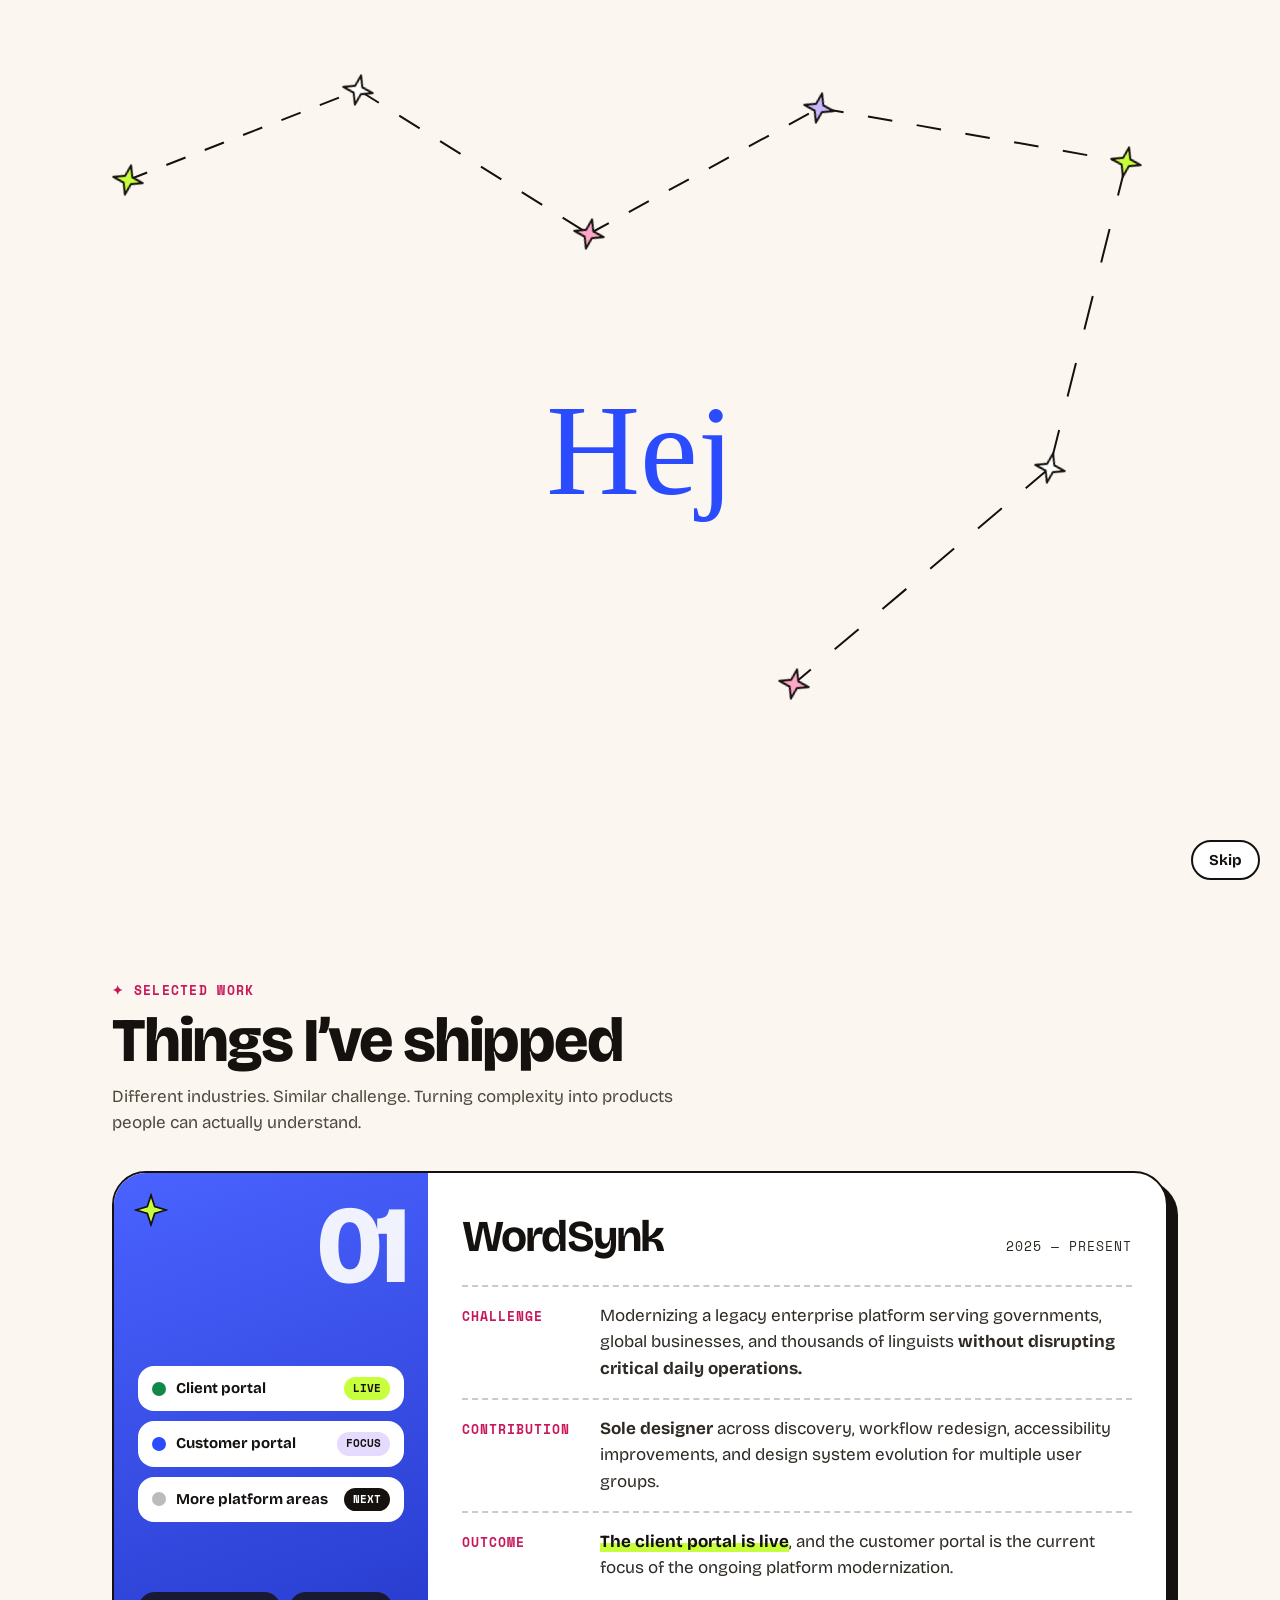
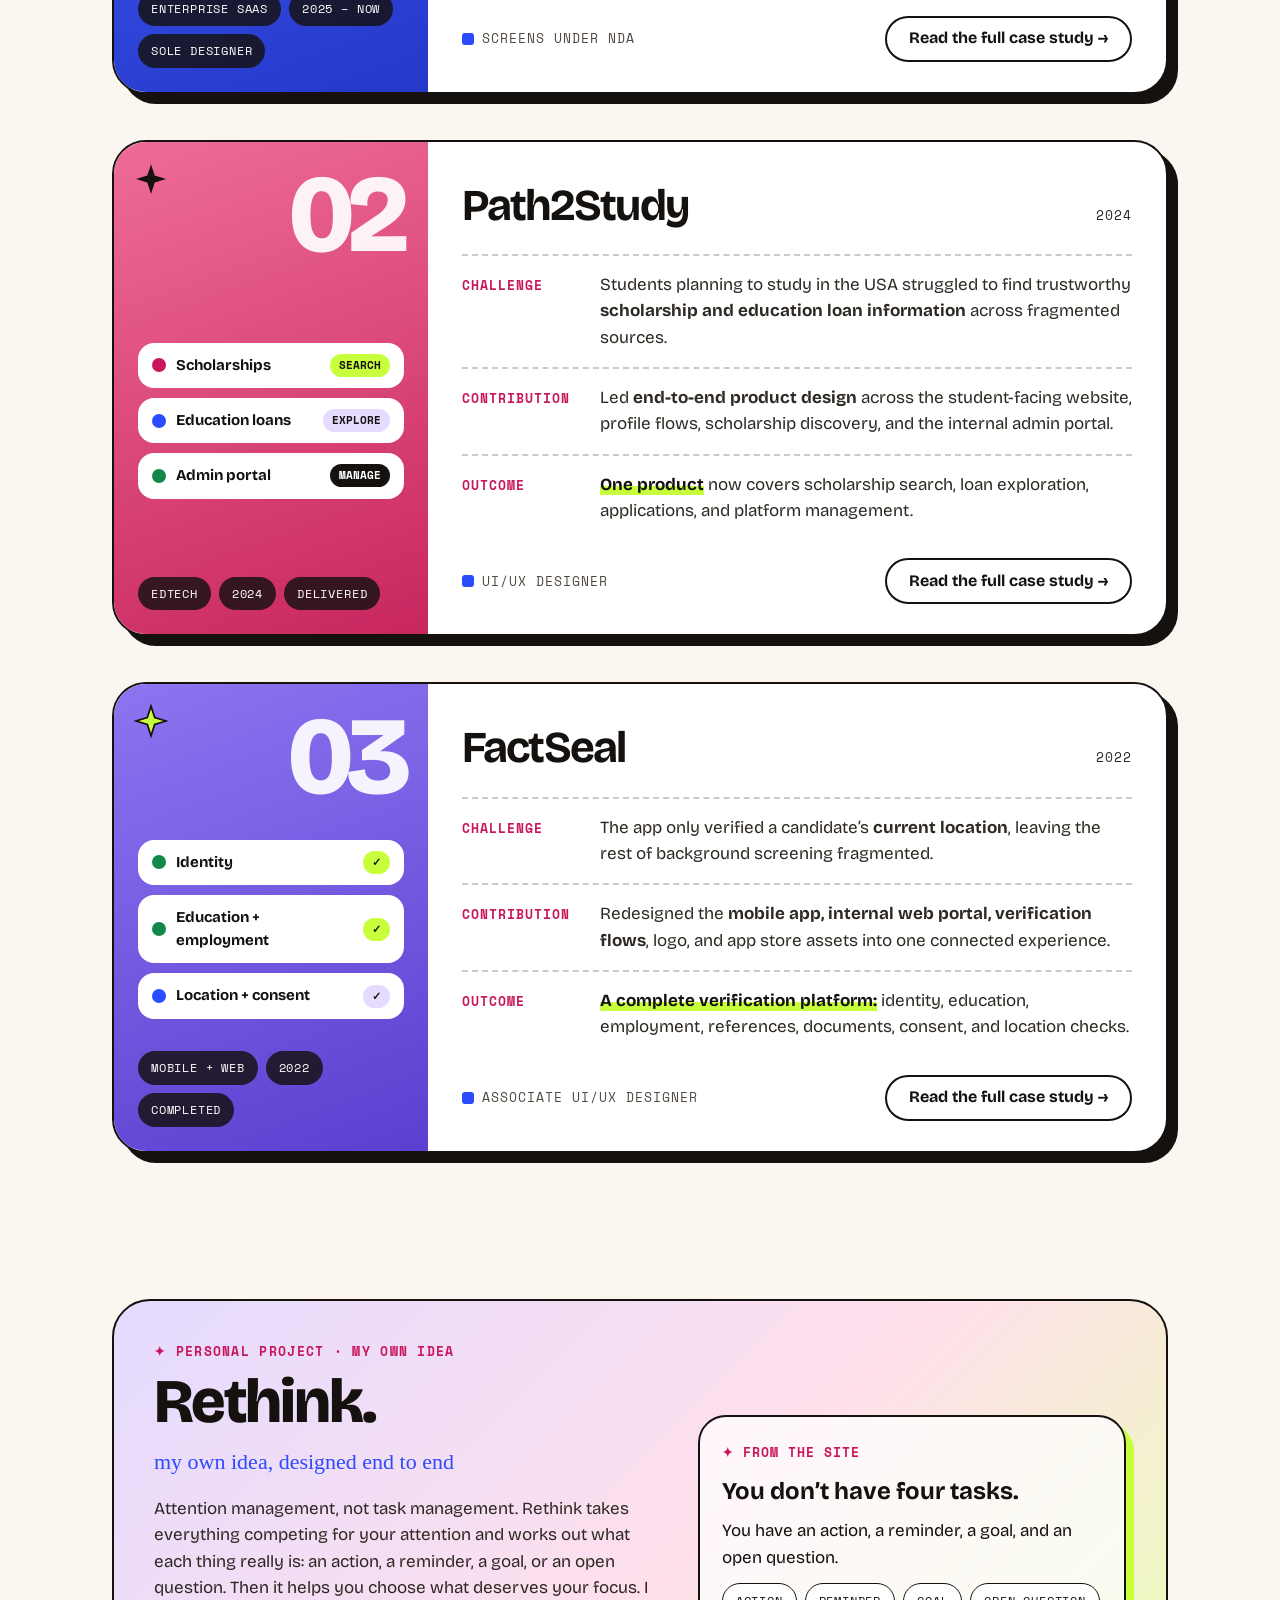
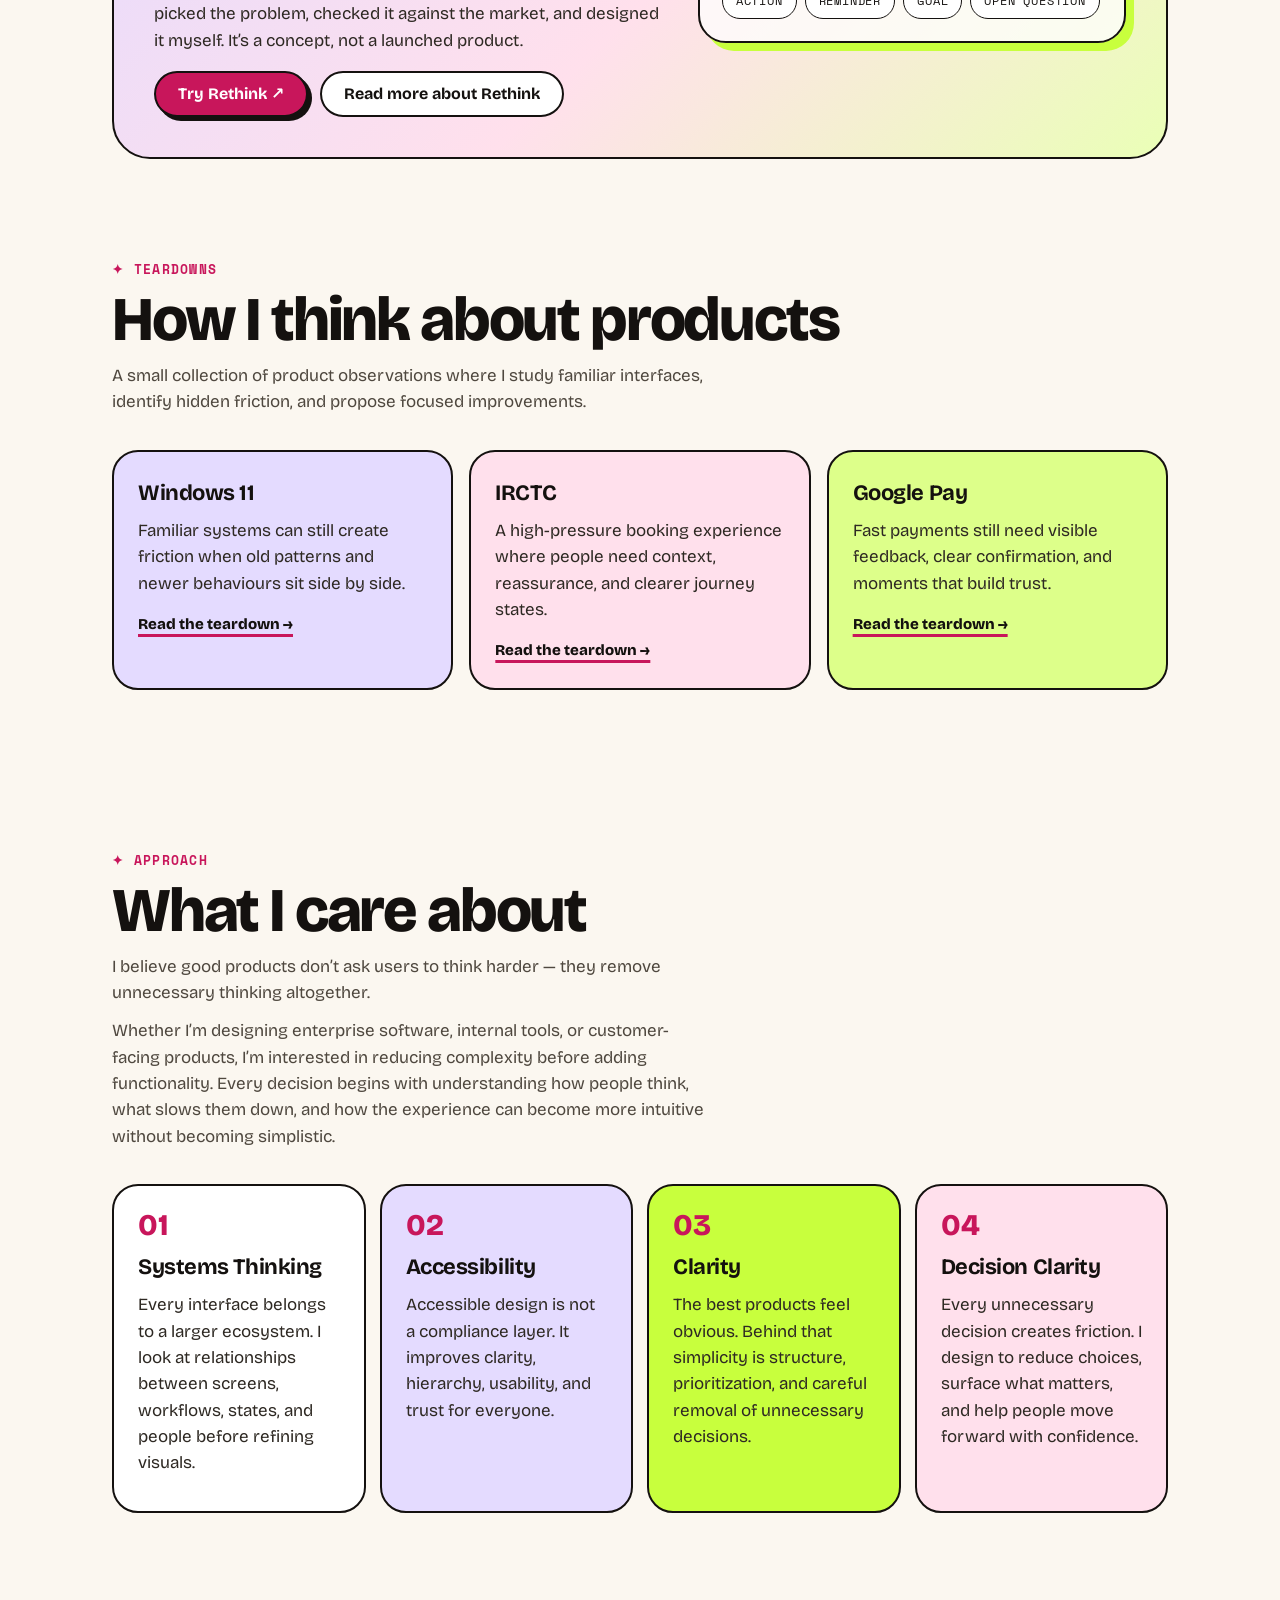
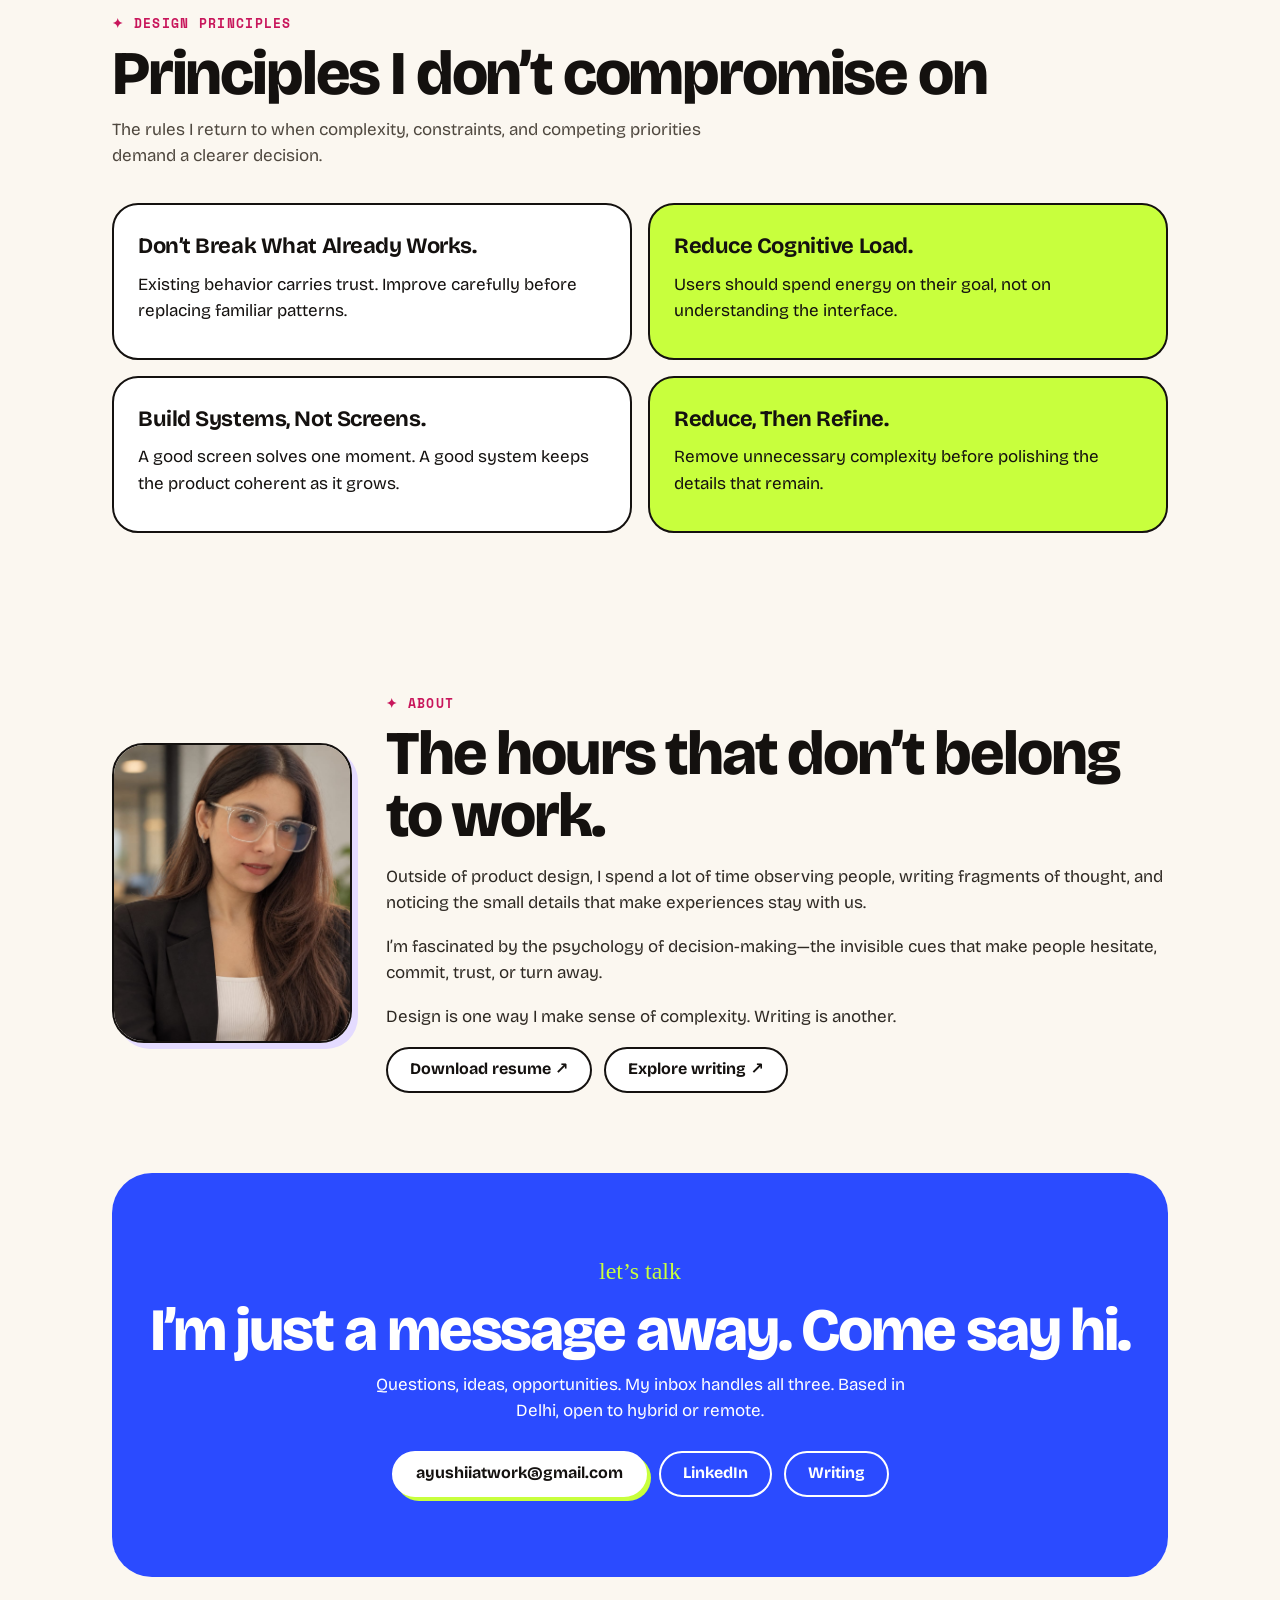
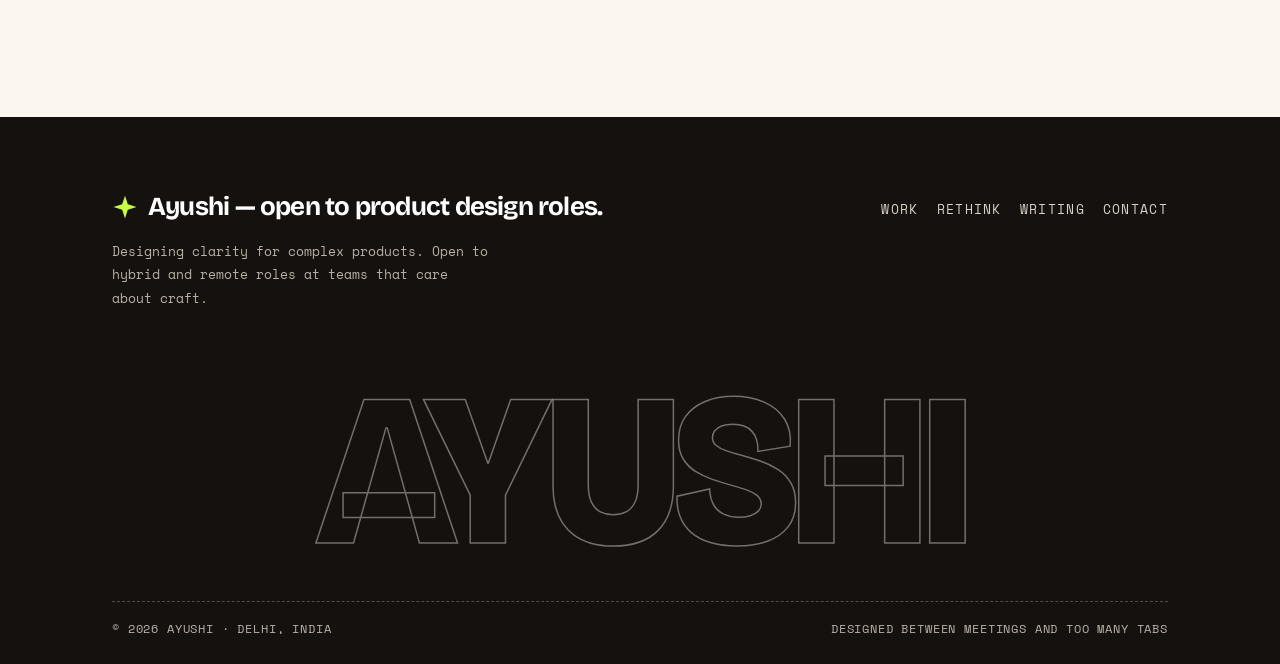
<file: index.html>
<!DOCTYPE html>
<html lang="en">
<head>
<meta charset="utf-8">
<meta name="viewport" content="width=device-width, initial-scale=1, viewport-fit=cover">
<title>Ayushi – Product Designer</title>
<meta name="description" content="Ayushi is a product designer focused on complex systems, enterprise products and clear product thinking.">
<meta property="og:type" content="website"><meta property="og:url" content="https://ayushi-portfolio-bay.vercel.app/">
<meta property="og:title" content="Ayushi – Product Designer"><meta property="og:description" content="I make complex products easy to use. Sole designer on WordSynk at The Bigword.">
<meta property="og:image" content="https://ayushi-portfolio-bay.vercel.app/assets/hero-portrait.png"><meta name="twitter:card" content="summary_large_image">
<link rel="preconnect" href="https://fonts.googleapis.com">
<link rel="preconnect" href="https://fonts.gstatic.com" crossorigin>
<link href="https://fonts.googleapis.com/css2?family=Bricolage+Grotesque:opsz,wght@12..96,400;12..96,600;12..96,800&family=Space+Mono:wght@400;700&family=Permanent+Marker&display=swap" rel="stylesheet">
<link rel="stylesheet" href="style.css?v=6">
<style>
.mbtn{display:none;width:44px;height:44px;border-radius:50%;border:2px solid var(--ink);background:#fff;cursor:pointer;padding:0;flex-direction:column;align-items:center;justify-content:center;gap:5px;margin-left:auto}
.mbtn span{display:block;width:18px;height:2px;background:var(--ink);border-radius:2px;transition:transform .2s}
.mbtn[aria-expanded="true"] span:first-child{transform:translateY(3.5px) rotate(45deg)}
.mbtn[aria-expanded="true"] span:last-child{transform:translateY(-3.5px) rotate(-45deg)}
.mmenu{position:absolute;top:calc(100% + 8px);left:0;right:0;padding:10px;display:grid;gap:4px;background:#fff;border:2px solid var(--ink);border-radius:28px;box-shadow:6px 6px 0 var(--lime)}
.mmenu[hidden]{display:none}
.mmenu a{display:flex;align-items:center;min-height:50px;padding:0 18px;border-radius:18px;font-weight:800;font-size:19px;letter-spacing:-.02em;text-decoration:none;color:var(--ink)}
.mmenu a:hover,.mmenu a:focus-visible{background:var(--lime)}
@media(max-width:820px){nav.top .links{display:none}.mbtn{display:flex}}
@media(min-width:821px){.mmenu{display:none!important}}
</style>
</head>
<body>
<script>try{if(sessionStorage.getItem("ld")||(location.hash&&location.hash!=="#top"))document.documentElement.classList.add("nold")}catch(e){}</script>
<a class="skip" href="#main">Skip to content</a>
<div id="ld" role="status" aria-label="Loading"><svg class="ls" id="ls" viewBox="0 0 100 100" preserveAspectRatio="none" aria-hidden="true"></svg><div id="hw" class="mk"></div><button id="sk" class="btn sm" type="button">Skip</button></div>
<nav class="top" aria-label="Main">
<a class="logo" href="#top" aria-label="Ayushi, back to top"><svg viewBox="0 0 24 24" aria-hidden="true"><path d="M12 1.5l2.6 8 8 2.5-8 2.5-2.6 8-2.6-8-8-2.5 8-2.5z" fill="#fff" stroke="#14110F" stroke-width="1.6" stroke-linejoin="round"/></svg>Ayushi<svg viewBox="0 0 24 24" aria-hidden="true" style="width:14px;height:14px"><path d="M12 1.5l2.6 8 8 2.5-8 2.5-2.6 8-2.6-8-8-2.5 8-2.5z" fill="#C8165B"/></svg></a>
<div class="links"><a href="#work">Work</a><a href="#rethink">Rethink</a><a href="#writing">Writing</a><a href="#contact">Contact</a></div>
<button class="mbtn" id="mbtn" type="button" aria-expanded="false" aria-controls="mmenu" aria-label="Open menu"><span></span><span></span></button>
<div class="mmenu" id="mmenu" hidden><a href="#work">Work</a><a href="#rethink">Rethink</a><a href="#teardowns">Teardowns</a><a href="#writing">Writing</a><a href="#about">About</a><a href="#contact">Contact</a></div>
<a target="_blank" rel="noopener noreferrer" class="btn sm" style="background:var(--ink);color:#fff" href="assets/Ayushi-Resume.pdf">Resume</a>
</nav>
<div id="home">
<header class="hero" id="top"><div class="blob" id="glow" aria-hidden="true"></div>
<div class="stk s1" aria-hidden="true"><b>Day job</b>Enterprise SaaS</div><div class="stk s2" aria-hidden="true"><b>My habit</b>Design systems</div><div class="stk s3" aria-hidden="true"><b>Not optional</b>Accessibility</div><div class="stk s4" aria-hidden="true"><b>On the side</b>0-to-1 products</div>
<div class="hin"><span class="chip"><span class="dot"></span>Open to product design roles. Hybrid or remote.</span>
<h1>Hi, I’m Ayushi. I make complex products <span class="scrib">easy to use.</span></h1>
<p class="sub">Product designer with 3.5 years in enterprise software. Today I’m the sole designer on WordSynk at The Bigword, a platform used by clients, linguists and ops teams.</p>
<div class="btns"><a class="btn p" href="#work">See my work</a><a target="_blank" rel="noopener noreferrer" class="btn" href="assets/Ayushi-Resume.pdf">Get my resume</a></div></div></header>
<main id="main" class="wrap">
<section id="work"><div class="eyebrow">✦ Selected work</div><h2>Things I’ve shipped</h2>
<p class="lead">Different industries. Similar challenge. Turning complexity into products people can actually understand.</p>
<article class="proj"><div class="pl c1"><svg class="star" viewBox="0 0 24 24" aria-hidden="true"><path d="M12 1.5l2.6 8 8 2.5-8 2.5-2.6 8-2.6-8-8-2.5 8-2.5z" fill="#C8FF3D" stroke="#14110F" stroke-width="1.2"/></svg><div class="num" aria-hidden="true">01</div>
<div class="mini" aria-hidden="true"><div class="mr"><i style="background:#12874A"></i>Client portal<em>Live</em></div><div class="mr"><i style="background:var(--blue)"></i>Customer portal<em class="l">Focus</em></div><div class="mr"><i style="background:#bbb"></i>More platform areas<em class="d">Next</em></div></div>
<div class="tg"><span>Enterprise SaaS</span><span>2025 – now</span><span>Sole designer</span></div></div>
<div class="pr"><div class="ph"><h3>WordSynk</h3><span class="mono">2025 — Present</span></div>
<div class="row"><span class="mono">Challenge</span><p>Modernizing a legacy enterprise platform serving governments, global businesses, and thousands of linguists <b>without disrupting critical daily operations.</b></p></div>
<div class="row"><span class="mono">Contribution</span><p><b>Sole designer</b> across discovery, workflow redesign, accessibility improvements, and design system evolution for multiple user groups.</p></div>
<div class="row"><span class="mono">Outcome</span><p><span class="hl">The client portal is live</span>, and the customer portal is the current focus of the ongoing platform modernization.</p></div>
<div class="pf"><span class="mono">Screens under NDA</span><a class="btn" href="#wordsynk">Read the full case study →</a></div></div></article>
<article class="proj"><div class="pl c2"><svg class="star" viewBox="0 0 24 24" aria-hidden="true"><path d="M12 1.5l2.6 8 8 2.5-8 2.5-2.6 8-2.6-8-8-2.5 8-2.5z" fill="#14110F"/></svg><div class="num" aria-hidden="true">02</div>
<div class="mini" aria-hidden="true"><div class="mr"><i style="background:var(--pink)"></i>Scholarships<em>Search</em></div><div class="mr"><i style="background:var(--blue)"></i>Education loans<em class="l">Explore</em></div><div class="mr"><i style="background:#12874A"></i>Admin portal<em class="d">Manage</em></div></div>
<div class="tg"><span>Edtech</span><span>2024</span><span>Delivered</span></div></div>
<div class="pr"><div class="ph"><h3>Path2Study</h3><span class="mono">2024</span></div>
<div class="row"><span class="mono">Challenge</span><p>Students planning to study in the USA struggled to find trustworthy <b>scholarship and education loan information</b> across fragmented sources.</p></div>
<div class="row"><span class="mono">Contribution</span><p>Led <b>end-to-end product design</b> across the student-facing website, profile flows, scholarship discovery, and the internal admin portal.</p></div>
<div class="row"><span class="mono">Outcome</span><p><span class="hl">One product</span> now covers scholarship search, loan exploration, applications, and platform management.</p></div>
<div class="pf"><span class="mono">UI/UX Designer</span><a class="btn" href="#path2study">Read the full case study →</a></div></div></article>
<article class="proj"><div class="pl c3"><svg class="star" viewBox="0 0 24 24" aria-hidden="true"><path d="M12 1.5l2.6 8 8 2.5-8 2.5-2.6 8-2.6-8-8-2.5 8-2.5z" fill="#C8FF3D" stroke="#14110F" stroke-width="1.2"/></svg><div class="num" aria-hidden="true">03</div>
<div class="mini" aria-hidden="true"><div class="mr"><i style="background:#12874A"></i>Identity<em>✓</em></div><div class="mr"><i style="background:#12874A"></i>Education + employment<em>✓</em></div><div class="mr"><i style="background:var(--blue)"></i>Location + consent<em class="l">✓</em></div></div>
<div class="tg"><span>Mobile + web</span><span>2022</span><span>Completed</span></div></div>
<div class="pr"><div class="ph"><h3>FactSeal</h3><span class="mono">2022</span></div>
<div class="row"><span class="mono">Challenge</span><p>The app only verified a candidate’s <b>current location</b>, leaving the rest of background screening fragmented.</p></div>
<div class="row"><span class="mono">Contribution</span><p>Redesigned the <b>mobile app, internal web portal, verification flows</b>, logo, and app store assets into one connected experience.</p></div>
<div class="row"><span class="mono">Outcome</span><p><span class="hl">A complete verification platform:</span> identity, education, employment, references, documents, consent, and location checks.</p></div>
<div class="pf"><span class="mono">Associate UI/UX Designer</span><a class="btn" href="#factseal">Read the full case study →</a></div></div></article>
</section>
<section id="personal" style="padding-top:20px"><div class="rt"><div><div class="eyebrow">✦ Personal project · my own idea</div><h2>Rethink.</h2><p class="mk" style="color:var(--blue);font-size:22px;margin:0 0 12px">my own idea, designed end to end</p>
<p>Attention management, not task management. Rethink takes everything competing for your attention and works out what each thing really is: an action, a reminder, a goal, or an open question. Then it helps you choose what deserves your focus. I picked the problem, checked it against the market, and designed it myself. It’s a concept, not a launched product.</p>
<div class="btns" style="justify-content:flex-start;margin-top:8px"><a class="btn p" href="https://wem5dn-owq4othgh-arcadawebapps2.vercel.app" target="_blank" rel="noopener noreferrer">Try Rethink ↗</a><a class="btn" href="#rethink">Read more about Rethink</a></div></div>
<div class="bw" aria-hidden="true"><span class="mono" style="color:var(--pink);font-weight:700">✦ From the site</span><h3 style="margin-top:8px;font-size:24px">You don’t have four tasks.</h3><p style="margin:8px 0 12px;color:var(--ink)">You have an action, a reminder, a goal, and an open question.</p><div class="tg"><span>Action</span><span>Reminder</span><span>Goal</span><span>Open question</span></div></div></div></section>
<section id="teardowns" style="padding-top:20px"><div class="eyebrow">✦ Teardowns</div><h2>How I think about products</h2><p class="lead">A small collection of product observations where I study familiar interfaces, identify hidden friction, and propose focused improvements.</p><div class="g3"><div class="cd c1"><h3>Windows 11</h3><p>Familiar systems can still create friction when old patterns and newer behaviours sit side by side.</p><a class="more" href="#teardown-windows11">Read the teardown →</a></div><div class="cd c2"><h3>IRCTC</h3><p>A high-pressure booking experience where people need context, reassurance, and clearer journey states.</p><a class="more" href="#teardown-irctc">Read the teardown →</a></div><div class="cd c3"><h3>Google Pay</h3><p>Fast payments still need visible feedback, clear confirmation, and moments that build trust.</p><a class="more" href="#teardown-gpay">Read the teardown →</a></div></div></section><section id="care"><div class="eyebrow">✦ Approach</div><h2>What I care about</h2><p class="lead" style="margin-bottom:12px">I believe good products don’t ask users to think harder — they remove unnecessary thinking altogether.</p><p class="lead">Whether I’m designing enterprise software, internal tools, or customer-facing products, I’m interested in reducing complexity before adding functionality. Every decision begins with understanding how people think, what slows them down, and how the experience can become more intuitive without becoming simplistic.</p><div class="g4"><div class="cd k1"><span class="nm">01</span><h3>Systems Thinking</h3><p>Every interface belongs to a larger ecosystem. I look at relationships between screens, workflows, states, and people before refining visuals.</p></div><div class="cd k2"><span class="nm">02</span><h3>Accessibility</h3><p>Accessible design is not a compliance layer. It improves clarity, hierarchy, usability, and trust for everyone.</p></div><div class="cd k3"><span class="nm">03</span><h3>Clarity</h3><p>The best products feel obvious. Behind that simplicity is structure, prioritization, and careful removal of unnecessary decisions.</p></div><div class="cd k4"><span class="nm">04</span><h3>Decision Clarity</h3><p>Every unnecessary decision creates friction. I design to reduce choices, surface what matters, and help people move forward with confidence.</p></div></div></section><section id="principles" style="padding-top:20px"><div class="eyebrow">✦ Design principles</div><h2>Principles I don’t compromise on</h2><p class="lead">The rules I return to when complexity, constraints, and competing priorities demand a clearer decision.</p><div class="g2"><div class="cd p0"><h3>Don’t Break What Already Works.</h3><p>Existing behavior carries trust. Improve carefully before replacing familiar patterns.</p></div><div class="cd p1"><h3>Reduce Cognitive Load.</h3><p>Users should spend energy on their goal, not on understanding the interface.</p></div><div class="cd p0"><h3>Build Systems, Not Screens.</h3><p>A good screen solves one moment. A good system keeps the product coherent as it grows.</p></div><div class="cd p1"><h3>Reduce, Then Refine.</h3><p>Remove unnecessary complexity before polishing the details that remain.</p></div></div></section><section id="about"><div class="abt"><img src="assets/ayushi-portrait.png" alt="Portrait of Ayushi" loading="lazy"><div><div class="eyebrow">✦ About</div><h2>The hours that don’t belong to work.</h2><p>Outside of product design, I spend a lot of time observing people, writing fragments of thought, and noticing the small details that make experiences stay with us.</p><p>I’m fascinated by the psychology of decision-making—the invisible cues that make people hesitate, commit, trust, or turn away.</p><p>Design is one way I make sense of complexity. Writing is another.</p><div class="btns" style="justify-content:flex-start"><a target="_blank" rel="noopener noreferrer" class="btn" href="assets/Ayushi-Resume.pdf">Download resume ↗</a><a class="btn" href="#writing">Explore writing ↗</a></div></div></div></section>
<section id="contact" style="padding-top:0"><div class="contact"><span class="mk">let’s talk</span><h2>I’m just a message away. Come say hi.</h2><p>Questions, ideas, opportunities. My inbox handles all three. Based in Delhi, open to hybrid or remote.</p><div class="btns"><a class="btn p" href="mailto:ayushiiatwork@gmail.com">ayushiiatwork@gmail.com</a><a target="_blank" rel="noopener noreferrer" class="btn" href="https://www.linkedin.com/in/ayushiiatwork/">LinkedIn</a><a class="btn" href="#writing">Writing</a></div></div></section>
</main></div>
<main id="views" class="wrap narrow vw" hidden>
<article class="view" id="v-wordsynk" hidden>
    <header class="article-hero case-hero">
      <a class="back-link" href="#work">&larr; Back to Workspaces</a>
      <div class="case-title-block">
        <div class="band c1"><span class="mono">Workspace &middot; 01 &middot; Current</span><h1 tabindex="-1">WordSynk</h1><p>Enterprise Language Operations Platform</p><div class="bn" aria-hidden="true">01</div></div></div>
      <dl class="case-meta" aria-label="Project metadata">
        <div>
          <dt>Role</dt>
          <dd>Product Designer</dd>
        </div>
        <div>
          <dt>Year</dt>
          <dd>2025 &mdash; Present</dd>
        </div>
        <div>
          <dt>Type</dt>
          <dd>Enterprise SaaS / Web Platform</dd>
        </div>
        <div class="is-progress">
          <dt>Status</dt>
          <dd>In Progress</dd>
        </div>
      </dl>
      <p class="case-intro">Modernizing an enterprise language services platform that supports translation, transcription, and interpreting workflows across governments, enterprise organizations, professional linguists, and internal operations teams.</p>
    </header>

    <article class="article-body case-study">
      <section><p class="case-label">01</p><h2>The Product</h2><p>WordSynk powers language services for governments, enterprise organizations, and thousands of professional linguists worldwide.</p><div class="chip-grid" aria-label="Who it serves"><span>Governments</span><span>Enterprise organizations</span><span>Thousands of linguists</span></div><ol class="process-flow"><li><span>Covers</span>Translation, transcription, interpreting</li><li><span>Starts with</span>Customer bookings</li><li><span>Then</span>Assignment management</li><li><span>And</span>Operational coordination</li></ol><p>Its users range from public-sector organizations placing urgent interpreter requests to linguists accepting work on the move, making reliability and clarity essential to every workflow.</p></section>

      <section>
        <p class="case-label">02</p>
        <h2>The Challenge</h2>
        <p>The platform had evolved over many years without a unified design direction.</p>
        <p>While operationally successful, increasing feature complexity created friction across navigation, accessibility, and consistency, especially for users working under time pressure.</p>
        <div class="decision-grid">
          <article>
            <h3>Accessibility</h3>
            <p>Critical workflows required clearer navigation and more accessible interaction patterns.</p>
          </article>
          <article>
            <h3>Visual Consistency</h3>
            <p>Patterns had evolved independently across products, creating inconsistent experiences across portals.</p>
          </article>
          <article>
            <h3>Multiple User Groups</h3>
            <p>Customers, linguists, and internal operations teams approached the platform with different goals, mental models, and levels of urgency.</p>
          </article>
        </div>
      </section>

      <section>
        <p class="case-label">03</p>
        <h2>Understanding the Ecosystem</h2>
        <p>The biggest design challenge was not aesthetics. It was designing a platform that could serve three distinct user groups without creating confusion between them.</p>
        <div class="decision-grid">
          <article>
            <h3>Enterprise Clients</h3>
            <p>Organizations booking interpreting, translation, or transcription services. They need clarity, confidence, and speed, often while making requests under time pressure.</p>
          </article>
          <article>
            <h3>Professional Linguists</h3>
            <p>Interpreters and translators accepting, managing, and completing assignments. They need a clear, fast, mobile-friendly experience to review and act on work.</p>
          </article>
          <article>
            <h3>Internal Operations Team</h3>
            <p>Bigword's internal staff managing bookings, assignments, and delivery behind the scenes. They need dense operational information without unnecessary friction.</p>
          </article>
        </div>
      </section>

      <section>
        <p class="case-label">04</p>
        <h2>Discovery</h2>
        <p class="section-deck">Understanding before designing</p>
        <p>Before jumping into solutions, discovery focused on understanding where the platform was creating friction and why.</p>
        <div class="decision-grid decision-grid--two">
          <article>
            <h3>Heuristic Evaluation</h3>
            <p>Reviewed existing screens against usability principles to identify structural issues such as unclear navigation, weak hierarchy, and missing feedback states.</p>
          </article>
          <article>
            <h3>Feedback Review</h3>
            <p>Analysed existing user feedback and complaints to identify recurring patterns in what frustrated users most.</p>
          </article>
          <article>
            <h3>Stakeholder Conversations</h3>
            <p>Worked with Product Owners to understand business constraints, what must not break, and what success should look like for the company.</p>
          </article>
          <article>
            <h3>Backlog Review</h3>
            <p>Reviewed existing product requests and user stories to understand what pain points had already been captured by other teams.</p>
          </article>
        </div>
      </section>

      <section>
        <p class="case-label">05</p>
        <h2>Design Leadership</h2>
        <p>My role extended beyond interface redesign. I worked across discovery, experience design, stakeholder alignment, and design system consistency.</p>
        <ol class="steps"><li><b>1</b><span><strong>Discovery</strong>Audited the existing experience and identified usability opportunities across key workflows.</span></li><li><b>2</b><span><strong>Experience Design</strong>Owned information architecture, user flows, wireframes, and high-fidelity interfaces for redesigned experiences.</span></li><li><b>3</b><span><strong>Stakeholder Alignment</strong>Presented design rationale, facilitated reviews, and iterated with Product Owners based on business and technical constraints.</span></li><li><b>4</b><span><strong>Design System</strong>Extended existing components while maintaining consistency across the broader WordSynk platform.</span></li></ol></section>

      <section>
        <p class="case-label">06</p>
        <h2>What Guided Every Decision</h2>
        <p>Every design decision had to respect the reality of enterprise systems: people depend on these workflows daily, and even small changes can affect operational continuity.</p>
        <div class="six-grid"><div class="six"><span>01</span><h3>Clarity over cleverness</h3></div><div class="six"><span>02</span><h3>Accessibility first</h3></div><div class="six"><span>03</span><h3>Serve each user type distinctly</h3></div><div class="six"><span>04</span><h3>Do not break what already works</h3></div><div class="six"><span>05</span><h3>Support business continuity</h3></div><div class="six"><span>06</span><h3>Reduce operational friction</h3></div></div>
      </section>

      <section><p class="case-label">07</p><h2>Where it stands</h2><p>The redesign is in progress with Product Owners and engineering teams.</p><div class="board"><div class="bc live"><span class="pill">Live</span><h3>Client portal</h3><p>Out in the world and in use.</p></div><div class="bc now"><span class="pill">Current focus</span><h3>Customer portal</h3><p>Where my design work is right now.</p></div><div class="bc next"><span class="pill">Next</span><h3>More platform areas</h3><p>Following as part of the broader modernization effort.</p></div></div><div class="box"><p>Screens of the live client portal are under NDA, so I can’t show them here. I’m happy to talk through the process and decisions in an interview.</p></div></section>

      <section><div class="out"><span class="mono">Outcome</span><p>The client portal is live, and the customer portal is the current focus of the ongoing platform modernization.</p></div></section>
<section>
        <p class="case-label">08</p>
        <h2>Reflection</h2>
        <p>Designing for enterprise is not about making interfaces simpler for the sake of simplicity.</p>
        <p>It is about making complexity manageable for people whose work depends on making the right decision quickly.</p>
        <p>Working on WordSynk reinforced that successful enterprise products balance usability, operational constraints, accessibility, and business continuity, not by removing complexity, but by organizing it.</p>
      </section><p class="qt mk">“Not by removing complexity, but by organizing it.”<br><small class="mono">— My one takeaway</small></p>

      <nav class="case-nav case-nav--single" aria-label="Project navigation">
        <a class="case-nav__item case-nav__item--next" href="#path2study">
          <span>Next</span>
          <strong>Path2Study <span aria-hidden="true">&rarr;</span></strong>
        </a>
      </nav>
    </article>
  </article>
<article class="view" id="v-path2study" hidden>
    <header class="article-hero case-hero">
      <a class="back-link" href="#work">&larr; Back to Workspaces</a>
      <div class="case-title-block">
        <div class="band c2"><span class="mono">Workspace &middot; 02 &middot; 2024</span><h1 tabindex="-1">Path2Study</h1><p>USA Education Funding Platform</p><div class="bn" aria-hidden="true">02</div></div></div>
      <dl class="case-meta" aria-label="Project metadata">
        <div>
          <dt>Role</dt>
          <dd>UI/UX Designer</dd>
        </div>
        <div>
          <dt>Year</dt>
          <dd>2024</dd>
        </div>
        <div>
          <dt>Type</dt>
          <dd>Web Application + Admin Portal</dd>
        </div>
        <div class="is-success">
          <dt>Status</dt>
          <dd>Delivered</dd>
        </div>
      </dl>
      <p class="case-intro">Designing a USA-focused education funding platform that helps students discover scholarships, explore education loan options, and receive guidance while enabling internal teams to manage scholarships, banking partners, and platform operations.</p>
    </header>

    <article class="article-body case-study">
      <section>
        <p class="case-label">01</p>
        <h2>The Opportunity</h2>
        <p>Students planning to study in the USA often struggle to navigate fragmented scholarship and education loan information spread across multiple websites, banks, and institutions.</p>
        <p>Path2Study aimed to become a single destination where prospective students could discover USA scholarships, compare education financing options, and receive personalized guidance.</p>
        <p>The platform also included an internal admin portal so the business team could manage scholarships, banks, universities, banners, and operational content.</p>
      </section>

      <section>
        <p class="case-label">02</p>
        <h2>The Challenge</h2>
        <p>Students had to compare scholarships across multiple sources while also researching loan providers separately.</p>
        <p>The lack of centralized information increased decision fatigue and reduced confidence during one of the most important decisions in their education journey.</p>
        <p>The challenge was to create a platform that made USA education funding easier to discover, understand, and act on.</p>
      </section>

      <section>
        <p class="case-label">03</p>
        <h2>Product Strategy</h2>
        <p>Rather than positioning Path2Study as another scholarship directory, the platform was designed as a decision-support system.</p>
        <p>The experience combined discovery, personalization, funding information, and guidance within a single product journey.</p>
        <div class="chip-grid chip-grid--role" aria-label="Strategic focus areas">
          <span>USA-focused scholarship discovery</span>
          <span>Education loan information</span>
          <span>Student profile creation</span>
          <span>Personalized scholarship recommendations</span>
          <span>Application tracking</span>
          <span>1:1 guidance booking</span>
          <span>Internal content management</span>
          <span>Operations management</span>
        </div>
      </section>

      <section>
        <p class="case-label">04</p>
        <h2>What I Led</h2>
        <p>I led the design side of the project across the student-facing experience and the internal admin portal.</p>
        <div class="chip-grid chip-grid--role" aria-label="Ownership areas">
          <span>Information Architecture</span>
          <span>Website Experience</span>
          <span>Student Profile Flows</span>
          <span>Scholarship Discovery</span>
          <span>Loan Discovery</span>
          <span>Admin Dashboard</span>
          <span>Stakeholder Discussions</span>
          <span>Engineering Collaboration</span>
          <span>Design Reviews</span>
          <span>Developer Handoff</span>
        </div>
      </section>

      <section>
        <p class="case-label">05</p>
        <h2>Product Experience</h2>
        <p>The product experience was designed across two connected sides: the student-facing platform and the internal administrative portal.</p>
        <div class="decision-grid">
          <article>
            <h3>Student Platform</h3>
            <p>Scholarship discovery, loan exploration, personalized recommendations, application tracking, profile management, and 1:1 booking support.</p>
          </article>
          <article>
            <h3>Admin Portal</h3>
            <p>Scholarship management, university management, bank and loan partner management, banner content management, user management, and session availability management.</p>
          </article>
          <article>
            <h3>Connected Journey</h3>
            <p>The student-facing product and admin portal were designed as connected parts of one operating system, not separate one-off surfaces.</p>
          </article>
        </div>
      </section>

      <section>
        <p class="case-label">06</p>
        <h2>Visual Evidence</h2>
        <p>Available visuals are used here to show Path2Study as a complete product experience, not just a set of isolated screens.</p>

        <figure class="evidence-block">
          <img loading="lazy" src="assets/path2study-screens.png" alt="Path2Study website and profile screen montage">
          <figcaption>
            <span>Student-facing website</span>
            <p>Homepage, About page, and Profile page views showing the public product experience and student account surface.</p>
          </figcaption>
        </figure>

        <div class="visual-evidence-grid">
          <figure class="evidence-block">
            <img loading="lazy" src="assets/path2study-user-flow.png" alt="Path2Study user flow artifact">
            <figcaption>
              <span>User flow</span>
              <p>A flow artifact mapping how students move through loan exploration, scholarship discovery, application tracking, and completion states.</p>
            </figcaption>
          </figure>

          <figure class="evidence-block">
            <img loading="lazy" src="assets/path2study-prioritization.png" alt="Path2Study prioritization graph">
            <figcaption>
              <span>Prioritization graph</span>
              <p>A prioritization artifact used to reason through what mattered most for early platform delivery.</p>
            </figcaption>
          </figure>

          <figure class="evidence-block">
            <img loading="lazy" src="assets/path2study-kano.png" alt="Path2Study Kano model">
            <figcaption>
              <span>Kano model</span>
              <p>A product strategy artifact used to separate basic expectations, performance features, and delight opportunities.</p>
            </figcaption>
          </figure>

          <figure class="evidence-block">
            <img loading="lazy" src="assets/path2study-swot.png" alt="Path2Study SWOT analysis">
            <figcaption>
              <span>SWOT analysis</span>
              <p>A strategy artifact used to understand strengths, weaknesses, opportunities, and risks around the product direction.</p>
            </figcaption>
          </figure>
        </div>
      </section>

      <section>
        <p class="case-label">07</p>
        <h2>Leading Beyond Design</h2>
        <p>Path2Study was my first opportunity to lead a product initiative beyond interface design.</p>
        <p>Working closely with business analysts, engineers, and stakeholders taught me how product decisions evolve through discussion, negotiation, and technical constraints, not just visual exploration.</p>
        <p>The project strengthened my ability to advocate for users while balancing business priorities, client requirements, and delivery realities.</p>
      </section>

      <section><div class="out"><span class="mono">Outcome</span><p>One product now covers USA scholarship search, education loan exploration, application workflows, and internal platform management.</p></div></section>
<section>
        <p class="case-label">08</p>
        <h2>Reflection</h2>
        <p>This project taught me that product design is not only about creating polished interfaces.</p>
        <p>It is also about structuring decisions, coordinating with teams, and helping a product move from idea to delivery despite changing requirements.</p>
        <p>Path2Study shaped how I think about design ownership, stakeholder communication, and building products that support both users and the teams operating behind the scenes.</p>
      </section><p class="qt mk">“Product design is not only about creating polished interfaces.”<br><small class="mono">— My one takeaway</small></p>

      <nav class="case-nav" aria-label="Project navigation">
        <a class="case-nav__item case-nav__item--previous" href="#wordsynk">
          <span>Previous</span>
          <strong><span aria-hidden="true">&larr;</span> WordSynk</strong>
        </a>
        <a class="case-nav__item case-nav__item--next" href="#factseal">
          <span>Next</span>
          <strong>FactSeal <span aria-hidden="true">&rarr;</span></strong>
        </a>
      </nav>
    </article>
  </article>
<article class="view" id="v-factseal" hidden>
    <header class="article-hero case-hero">
      <a class="back-link" href="#work">&larr; Back to Workspaces</a>
      <div class="case-title-block">
        <div class="band c3"><span class="mono">Workspace &middot; 03 &middot; 2022</span><h1 tabindex="-1">FactSeal</h1><p>Background Verification Platform</p><div class="bn" aria-hidden="true">03</div></div></div>
      <dl class="case-meta" aria-label="Project metadata">
        <div>
          <dt>Role</dt>
          <dd>Associate UI/UX Designer</dd>
        </div>
        <div>
          <dt>Year</dt>
          <dd>2022</dd>
        </div>
        <div>
          <dt>Type</dt>
          <dd>Mobile App + Internal Web Portal</dd>
        </div>
        <div class="is-success">
          <dt>Status</dt>
          <dd>Completed</dd>
        </div>
      </dl>
      <p class="case-intro">FactSeal began as a lightweight app focused mainly on location verification. The redesign expanded it into a complete background screening experience for companies, candidates, and individuals who needed a structured way to verify identity, education, employment, references, documents, consent, and location.</p>
    </header>

    <article class="article-body case-study">
      <section>
        <p class="case-label">01</p>
        <h2>Context</h2>
        <p>FactSeal supports background verification during hiring. Companies can initiate checks for candidates, candidates can submit required information and documents, and individuals can also use the app for personal verification needs.</p>
        <p>The product existed before the redesign, but its functionality was limited. It primarily handled current location verification. The redesign expanded both the product scope and the user experience.</p>
      </section>

      <section>
        <p class="case-label">02</p>
        <h2>Problem</h2>
        <p>The existing app solved only one part of the verification journey.</p>
        <p>Background screening involves multiple sensitive steps: identity, education, employment history, certificates, references, consent, document upload, and location verification. Without a clear end-to-end flow, users could easily feel lost, unsure, or overwhelmed.</p>
      </section>

      <section>
        <p class="case-label">03</p>
        <h2>My Role</h2>
        <p>I redesigned the complete product experience.</p>
        <div class="chip-grid chip-grid--role" aria-label="Project responsibilities">
          <span>Mobile App</span>
          <span>Internal Web Portal</span>
          <span>User Flows</span>
          <span>Information Architecture</span>
          <span>UI Design</span>
          <span>Logo Design</span>
          <span>App Store Assets</span>
          <span>Play Store Assets</span>
        </div>
      </section>

      <section>
        <p class="case-label">04</p>
        <h2>Application Flow</h2>
        <ol class="process-flow" aria-label="Application flow">
          <li><span>01</span>Onboarding</li>
          <li><span>02</span>Identity Verification</li>
          <li><span>03</span>Consent Authorization</li>
          <li><span>04</span>Form Completion</li>
          <li><span>05</span>Document Upload</li>
          <li><span>06</span>Verification Status</li>
        </ol>
        <p>The flow was designed to make a complex verification process feel guided, predictable, and easier to complete.</p>
      </section>

      <section>
        <p class="case-label">05</p>
        <h2>Design Decisions</h2>
        <ol class="steps"><li><b>1</b><span><strong>Guided Verification Flow</strong>Instead of exposing users to the entire verification system at once, the experience guides them step by step through the required checks.</span></li><li><b>2</b><span><strong>Clear Verification States</strong>Each stage communicates what has been completed, what requires attention, and what the user needs to do next.</span></li><li><b>3</b><span><strong>Sensitive Data, Clear Interaction</strong>Because verification involves personal and professional information, the interface needed to feel structured, transparent, and reliable.</span></li></ol></section>

      <section>
        <p class="case-label">06</p>
        <h2>Redesigned Experience</h2>
        <p>The redesigned product included onboarding, OTP verification, consent authorization, identity checks, academic and employment verification flows, location confirmation, document upload, profile screens, and completion states.</p>
        <ul class="case-notes">
          <li>The internal web portal was redesigned to help teams manage and review verification activity connected to the candidate-facing app.</li>
          <li>Product screenshots were designed for App Store and Play Store listings across mobile and tablet formats.</li>
        </ul>
        <figure class="evidence-block">
          <img loading="lazy" src="assets/factseal-screens.png" alt="FactSeal redesigned product screens" onerror="this.closest('.evidence-block').classList.add('is-missing'); this.remove();">
          <figcaption>
            <span>Product screens</span>
          </figcaption>
        </figure>
      </section>

      <section><div class="out"><span class="mono">Outcome</span><p>The product became a complete verification platform covering identity, education, employment, references, documents, consent, and location checks.</p></div></section>
<section>
        <p class="case-label">07</p>
        <h2>Looking Back</h2>
        <p>This project taught me that enterprise product design is not just about adding more functionality. It is about organizing complex workflows into experiences that feel predictable, transparent, and easy to complete.</p>
      </section><p class="qt mk">“It is about organizing complex workflows into experiences that feel predictable, transparent, and easy to complete.”<br><small class="mono">— My one takeaway</small></p>

      <nav class="case-nav" aria-label="Project navigation">
        <a class="case-nav__item case-nav__item--previous" href="#path2study">
          <span>Previous</span>
          <strong><span aria-hidden="true">&larr;</span> Path2Study</strong>
        </a>
        <a class="case-nav__item case-nav__item--next" href="#wordsynk">
          <span>Next</span>
          <strong>WordSynk <span aria-hidden="true">&rarr;</span></strong>
        </a>
      </nav>
    </article>
  </article>
<article class="view" id="v-rethink" hidden>
<a class="back" href="#personal">Back to home</a><br>
<span class="tag">Personal project · my own idea</span>
<h1 tabindex="-1">Rethink</h1>
<p class="meta">Attention management, not task management · Concept</p>
<h2>The idea</h2>
<p>The problem isn’t that you have too much to do. It’s that too many things are asking for your attention at once. Most tools ask what you have to do. Rethink first asks what each thought actually is: an action, a decision, a reminder, or something you’re waiting on.</p>
<h2 style="margin-top:28px">How it works: four movements, one quiet loop</h2>
<ol class="steps"><li><b>1</b><span><strong>Dump</strong>Get everything out of your head. No formatting, no folders, no structure needed.</span></li><li><b>2</b><span><strong>Understand</strong>Not everything in your head is a task. Rethink works out what each thought is.</span></li><li><b>3</b><span><strong>Prioritize</strong>Decide what deserves your attention. The suggestions are yours to change.</span></li><li><b>4</b><span><strong>Resurface</strong>Forget without losing. Things that don’t matter now leave the active space and return when they’re relevant.</span></li></ol>
<h2 style="margin-top:28px">Where it stands</h2>
<ul><li>Checked the idea against Indian market data and the competitive landscape.</li><li>Confirmed nine features across phases, with a smaller Phase 1 set and later v2 features.</li><li>Built a website that explains the idea, with a small interactive demo of the first step. It is a concept, not a launched product.</li></ul>
<div class="pager"><a class="btn p" href="https://wem5dn-owq4othgh-arcadawebapps2.vercel.app" target="_blank" rel="noopener noreferrer">Try Rethink ↗</a><a class="btn" href="mailto:ayushiiatwork@gmail.com?subject=Rethink%20walkthrough">Ask for a walkthrough</a><a class="btn" href="#personal">Back to home</a></div>
</article><article class="view" id="v-writing" hidden>
<a class="back" href="#contact">Back to home</a>
<h1 tabindex="-1">Writing beyond the interface.</h1>
<p class="lead">Observations, product notes, and unfinished thoughts about systems, people, behaviour, and the small decisions that shape how an experience feels. Two forms: design notes and verses.</p>
<h2 id="design-notes">Design notes</h2>
<p class="meta">Six articles. Each one opens on Medium in a new tab.</p>
<ul class="arts"><li><a href="https://medium.com/@ayushii/what-happens-when-a-system-stops-serving-the-people-it-was-built-for-35e08198ae9b?sharedUserId=ayushii" target="_blank" rel="noopener">What Happens When a System Stops Serving the People It Was Built For?<small>Jul 25, 2026 · Read on Medium (opens in a new tab)</small></a></li><li><a href="https://ayushii.medium.com/windows-11-a-straightforward-product-teardown-f2e4878ab312" target="_blank" rel="noopener">Windows 11: A Straightforward Product Teardown<small>Nov 24, 2024 · Read on Medium (opens in a new tab)</small></a></li><li><a href="https://ayushii.medium.com/swot-analysis-with-a-real-time-example-jobaaj-learning-2a65ef13a596" target="_blank" rel="noopener">SWOT Analysis with a Real Time Example—JobAaj Learning!<small>Jun 2, 2024 · Read on Medium (opens in a new tab)</small></a></li><li><a href="https://medium.com/design-bootcamp/my-take-on-chatgpt-a-virtual-buddy-98607fa48a1e" target="_blank" rel="noopener">My Take On ChatGPT- A Virtual Buddy!<small>Aug 28, 2023 · Read on Medium (opens in a new tab)</small></a></li><li><a href="https://ayushii.medium.com/what-changed-over-a-year-from-computer-science-to-ux-design-f40200136dd5" target="_blank" rel="noopener">What changed over a year—from Computer Science to UX Design!<small>Aug 13, 2023 · Read on Medium (opens in a new tab)</small></a></li><li><a href="https://ayushii.medium.com/the-art-of-storytelling-in-ux-creating-narratives-that-resonates-7e099532fb5" target="_blank" rel="noopener">The Art of Storytelling in UX: Creating Narratives that Resonate<small>Jul 23, 2023 · Read on Medium (opens in a new tab)</small></a></li></ul>
<h2 id="verses" style="margin-top:44px">Verses</h2>
<p class="meta">Four poems. Open one when you have a moment.</p>
<ul class="poemlist" id="poemList"></ul>
</article><article class="view" id="v-poem" hidden>
<a class="back" href="#writing">Back to writing</a>
<h1 tabindex="-1" id="poemTitle"></h1>
<div class="poem-body" id="poemBody"></div>
<div class="pager"><a class="btn" id="poemPrev" href="#">Previous poem</a><a class="btn p" id="poemNext" href="#">Next poem</a></div>
</article><article class="view" id="v-teardown-windows11" hidden><a class="back-link" href="#teardowns">&larr; Back to teardowns</a><p class="kicker">Product teardown</p><h1 tabindex="-1">Windows 11</h1><div class="article-body"><section><h2>Observation</h2><p>Windows 11 carries decades of user familiarity, but familiar systems can still create friction when old interaction patterns and newer behaviours sit side by side.</p></section><section><h2>Insight</h2><p>Users do not resist change itself. They resist losing predictability. When navigation, settings, and task entry points shift without enough contextual support, even small changes can feel heavier than they are.</p></section><section><h2>Opportunity</h2><p>Improve feature discovery through contextual entry points, clearer system feedback, and progressive guidance that respects existing user habits instead of forcing users to relearn familiar workflows.</p></section></div><div class="pager"><a class="btn p" href="https://drive.google.com/file/d/1tIHihHxlXgY_8Tzstn_UuutYuvA_2rXF/view" target="_blank" rel="noopener">Open the deck</a></div></article><article class="view" id="v-teardown-irctc" hidden><a class="back-link" href="#teardowns">&larr; Back to teardowns</a><p class="kicker">Product teardown</p><h1 tabindex="-1">IRCTC</h1><div class="article-body"><section><h2>Observation</h2><p>The product serves a high-pressure need, but users must decode availability, waitlist logic, timing, and payment risk while moving quickly.</p></section><section><h2>Insight</h2><p>When the stakes are practical and immediate, design has to make system truth visible. Ambiguity damages trust faster than visual roughness.</p></section><section><h2>Opportunity</h2><p>Use clearer sequencing, stronger status language, and visible recovery routes so people know where they are and what can still be done.</p></section></div><div class="pager"><a target="_blank" rel="noopener noreferrer" class="btn p" href="https://drive.google.com/file/d/1ArP2CaiscUN-wuhrUqIr43IJRq8ZQo8D/view">Open the deck</a></div></article><article class="view" id="v-teardown-gpay" hidden><a class="back-link" href="#teardowns">&larr; Back to teardowns</a><p class="kicker">Product teardown</p><h1 tabindex="-1">Google Pay</h1><div class="article-body"><section><h2>Observation</h2><p>The payment flow is simple, but the surrounding experience includes offers, rewards, finance prompts, and commerce features competing for attention.</p></section><section><h2>Insight</h2><p>In money movement, focus is a trust signal. People should never wonder whether the product's priorities are aligned with their task.</p></section><section><h2>Opportunity</h2><p>Keep the primary payment path visually and structurally protected, then introduce secondary actions only when they are contextual and easy to dismiss.</p></section></div><div class="pager"><a target="_blank" rel="noopener noreferrer" class="btn p" href="https://www.behance.net/gallery/185330705/Google-Pay-Product-Case-Study">View the case study on Behance</a></div></article>
</main>
<footer><div class="wrap"><div class="ft"><div><h3><svg viewBox="0 0 24 24" width="26" height="26" aria-hidden="true"><path d="M12 1.5l2.6 8 8 2.5-8 2.5-2.6 8-2.6-8-8-2.5 8-2.5z" fill="#C8FF3D"/></svg>Ayushi — open to product design roles.</h3><p>Designing clarity for complex products. Open to hybrid and remote roles at teams that care about craft.</p></div>
<div style="display:flex;gap:18px;flex-wrap:wrap;align-items:flex-start"><a href="#work">Work</a><a href="#rethink">Rethink</a><a href="#writing">Writing</a><a href="#contact">Contact</a></div></div>
<div class="big" aria-hidden="true">AYUSHI</div>
<div class="fb"><span>© 2026 Ayushi · Delhi, India</span><span>Designed between meetings and too many tabs</span></div></div></footer>
<a class="up" href="#top" aria-label="Back to top">↑</a>
<script src="script.js?v=6"></script>
<script>
(function(){var b=document.getElementById('mbtn'),m=document.getElementById('mmenu');if(!b||!m)return;
function set(o){m.hidden=!o;b.setAttribute('aria-expanded',o?'true':'false');b.setAttribute('aria-label',o?'Close menu':'Open menu')}
b.addEventListener('click',function(e){e.stopPropagation();set(m.hidden)});
m.addEventListener('click',function(e){if(e.target.closest('a'))set(false)});
document.addEventListener('click',function(e){if(!m.hidden&&!e.target.closest('nav'))set(false)});
document.addEventListener('keydown',function(e){if(e.key==='Escape'&&!m.hidden){set(false);b.focus()}});
window.addEventListener('hashchange',function(){set(false)});
window.addEventListener('resize',function(){if(innerWidth>820)set(false)});})();
</script>
</body>
</html>
</file>
<file: style.css>
:root{--paper:#FBF7F0;--ink:#14110F;--body:#2E2923;--mute:#4F483F;--pink:#C8165B;--lime:#C8FF3D;--blue:#2B4BFF;--lilac:#E4DBFF;--glass:rgba(255,255,255,.74);color-scheme:light;box-sizing:border-box;padding-top:env(safe-area-inset-top,0px);padding-bottom:env(safe-area-inset-bottom,0px)}
*,*::before,*::after{box-sizing:inherit}
html{scroll-behavior:smooth;scroll-padding-top:90px}
body{margin:0;background:var(--paper);color:var(--body);font-family:'Bricolage Grotesque',system-ui,sans-serif;font-size:17px;line-height:1.55;overflow-x:hidden}
h1,h2,h3{color:var(--ink);margin:0}
a{color:inherit}img{max-width:100%;height:auto}
:focus-visible{outline:3px solid var(--blue);outline-offset:3px;border-radius:8px}
.mono{font-family:'Space Mono',monospace;font-size:12.5px;letter-spacing:.08em;text-transform:uppercase}
.mk{font-family:'Permanent Marker',cursive;font-weight:400}
.wrap{max-width:1100px;margin:0 auto;padding:0 22px}
#ld{position:fixed;inset:0;z-index:100;background:var(--paper);display:grid;place-items:center;transition:transform .9s cubic-bezier(.7,0,.2,1)}
#ld.out{transform:translateY(-100%)}
#ld svg.ls{position:absolute;inset:0;width:100%;height:100%}
#ld line{stroke:var(--ink);stroke-width:2;stroke-dasharray:1;stroke-dashoffset:1;vector-effect:non-scaling-stroke;animation:draw .35s forwards}
@keyframes draw{to{stroke-dashoffset:0}}
.nd{position:absolute;width:34px;height:34px;transform:translate(-50%,-50%) scale(0);animation:pop .4s cubic-bezier(.3,1.6,.5,1) forwards}
@keyframes pop{to{transform:translate(-50%,-50%) scale(1) rotate(12deg)}}
#hw{position:relative;z-index:2;font-size:clamp(54px,12vw,130px);line-height:1;padding:.1em .3em;background:rgba(251,247,240,.85);border-radius:30px;color:var(--ink);min-width:3ch;text-align:center}
#hw b{display:inline-block;font-weight:400;animation:wp .3s ease-out}
@keyframes wp{from{transform:scale(.7) rotate(-6deg);opacity:0}}
#sk{position:absolute;right:20px;bottom:calc(env(safe-area-inset-bottom,0px) + 20px);z-index:3}
.btn{display:inline-flex;align-items:center;justify-content:center;gap:8px;min-height:46px;padding:0 22px;border-radius:999px;font-weight:700;text-decoration:none;border:2px solid var(--ink);background:#fff;color:var(--ink);font-family:inherit;font-size:16px;cursor:pointer;transition:transform .15s}
.btn:hover{transform:translateY(-2px)}
.btn.p{background:var(--pink);color:#fff;box-shadow:4px 4px 0 var(--ink)}
.btn.sm{min-height:40px;padding:0 16px;font-size:15px}
nav.top{position:fixed;top:calc(env(safe-area-inset-top,0px) + 12px);left:50%;transform:translateX(-50%);z-index:30;width:calc(100% - 24px);max-width:1040px;display:flex;align-items:center;justify-content:space-between;gap:8px;padding:6px 8px 6px 18px;background:var(--glass);backdrop-filter:blur(14px);-webkit-backdrop-filter:blur(14px);border:1.5px solid rgba(20,17,15,.2);border-radius:999px}
.logo{display:flex;align-items:center;gap:8px;font-weight:800;font-size:22px;letter-spacing:-.03em;text-decoration:none;color:var(--ink);min-height:44px}
.logo svg{width:26px;height:26px}
.links{display:flex;gap:2px}
.links a{padding:0 14px;min-height:44px;display:flex;align-items:center;border-radius:999px;text-decoration:none;font-family:'Space Mono',monospace;font-size:14px;color:var(--ink)}
.links a:hover{background:var(--lime)}
.hero{position:relative;min-height:100svh;display:grid;place-items:center;padding:120px 0 70px;overflow:hidden}
.hero::before{content:"";position:absolute;inset:0;background-image:radial-gradient(rgba(20,17,15,.14) 1.2px,transparent 1.2px);background-size:26px 26px;opacity:.6}
.blob{position:absolute;width:520px;height:520px;border-radius:50%;background:radial-gradient(circle,rgba(255,61,129,.28),rgba(200,255,61,.22) 55%,transparent 70%);filter:blur(30px);left:50%;top:50%;transform:translate(-50%,-50%)}
.hin{position:relative;z-index:3;text-align:center;max-width:700px;margin:0 22px;padding:30px 26px;border-radius:36px;background:rgba(251,247,240,.84);backdrop-filter:blur(8px);-webkit-backdrop-filter:blur(8px)}
.chip{display:inline-flex;align-items:center;gap:8px;padding:8px 16px;background:#fff;border:1.5px solid rgba(20,17,15,.25);border-radius:999px;font-size:15px;font-weight:600;color:var(--ink)}
.dot{width:10px;height:10px;border-radius:50%;background:#12874A;flex:none}
h1{font-size:clamp(36px,6.4vw,76px);line-height:1;letter-spacing:-.035em;font-weight:800;margin:20px 0 16px}
.scrib{background:linear-gradient(transparent 62%,var(--lime) 62% 92%,transparent 92%)}
.sub{font-size:clamp(17px,2.2vw,20px);max-width:580px;margin:0 auto 24px}
.btns{display:flex;gap:12px;justify-content:center;flex-wrap:wrap}
.stk{position:absolute;z-index:2;width:176px;padding:12px 18px;border:1.5px solid rgba(20,17,15,.18);border-radius:22px;font-weight:700;font-size:15px;color:var(--ink);animation:bob 5s ease-in-out infinite}
.stk b{display:block;font-weight:600;font-size:13px;color:var(--mute)}
@keyframes bob{50%{transform:translateY(-8px) rotate(1.5deg)}}
.s1{left:2.5%;top:24%;background:linear-gradient(135deg,#E4DBFF,#fff)}.s2{right:2.5%;top:24%;background:linear-gradient(135deg,#DDFF8A,#fff);animation-delay:-1.5s}
.s3{left:3%;bottom:15%;background:linear-gradient(135deg,#FFC9DD,#fff);animation-delay:-3s}.s4{right:3%;bottom:15%;background:linear-gradient(135deg,#C9D3FF,#fff);animation-delay:-4s}
section{padding:80px 0}
.eyebrow{color:var(--pink);font-family:'Space Mono',monospace;font-size:13px;letter-spacing:.1em;text-transform:uppercase;font-weight:700}
h2{font-size:clamp(34px,6vw,62px);line-height:1;letter-spacing:-.035em;font-weight:800;margin:10px 0 12px}
.lead{max-width:600px;color:var(--mute);margin:0 0 34px}
.proj{display:grid;grid-template-columns:minmax(260px,.85fr) 2fr;border:2px solid var(--ink);border-radius:34px;overflow:hidden;background:#fff;box-shadow:10px 10px 0 var(--ink);margin-bottom:46px}
.pl{position:relative;padding:24px;color:#fff;display:flex;flex-direction:column;justify-content:space-between;gap:20px;min-height:380px}
.num{font-size:clamp(70px,9vw,110px);font-weight:800;letter-spacing:-.05em;line-height:.9;text-align:right;color:rgba(255,255,255,.92)}
.star{position:absolute;left:20px;top:20px;width:34px;height:34px}
.mini{display:grid;gap:10px}
.mr{display:flex;align-items:center;gap:10px;background:#fff;color:var(--ink);padding:11px 14px;border-radius:16px;font-weight:700;font-size:15px}
.mr i{width:14px;height:14px;border-radius:50%;flex:none}
.mr em{margin-left:auto;font-style:normal;font-family:'Space Mono',monospace;font-size:11px;padding:3px 9px;border-radius:999px;background:var(--lime);color:var(--ink);text-transform:uppercase}
.mr em.d{background:var(--ink);color:#fff}.mr em.l{background:var(--lilac)}
.tg{display:flex;flex-wrap:wrap;gap:8px}
.tg span{background:rgba(20,17,15,.82);color:#fff;font-family:'Space Mono',monospace;font-size:11.5px;letter-spacing:.07em;text-transform:uppercase;padding:8px 13px;border-radius:999px}
.c1{background:linear-gradient(160deg,#4A62FF,#2438C9)}.c2{background:linear-gradient(160deg,#EE6C98,#C8265F)}.c3{background:linear-gradient(160deg,#8D74F0,#5B3FD0)}
.pr{padding:30px 34px;display:flex;flex-direction:column}
.ph{display:flex;justify-content:space-between;align-items:baseline;gap:12px;margin-bottom:14px}
.ph h3{font-size:clamp(30px,4vw,44px);letter-spacing:-.04em}
.row{display:grid;grid-template-columns:120px 1fr;gap:18px;padding:16px 0;border-top:2px dashed rgba(20,17,15,.22)}
.row .mono{color:var(--pink);font-weight:700;padding-top:4px}
.row p{margin:0}
.hl{background:linear-gradient(transparent 58%,var(--lime) 58%);font-weight:700;color:var(--ink)}
.pf{display:flex;justify-content:space-between;align-items:center;gap:14px;margin-top:auto;padding-top:18px;flex-wrap:wrap}
.pf .mono{color:var(--mute);display:flex;gap:8px;align-items:center}
.pf .mono::before{content:"";width:12px;height:12px;border-radius:3px;background:var(--blue)}
.rt{display:grid;grid-template-columns:1.2fr 1fr;gap:30px;padding:40px;border:2px solid var(--ink);border-radius:38px;background:linear-gradient(135deg,#E4DBFF,#FFE0EC 55%,#EAFFB6);overflow:hidden}
.rt p{max-width:520px}
.bw{background:var(--glass);border:2px solid var(--ink);border-radius:28px;padding:22px;align-self:center;box-shadow:8px 8px 0 var(--lime)}
.bar{height:16px;border-radius:99px;background:#fff;border:2px solid var(--ink);overflow:hidden;margin:12px 0}
.bar i{display:block;height:100%;width:62%;background:linear-gradient(90deg,var(--pink),var(--lime))}
.bw .tg span{background:#fff;color:var(--ink);border:1.5px solid var(--ink)}
footer{background:var(--ink);color:#d9d2c6;padding:70px 0 26px;margin-top:40px}
.ft{display:flex;justify-content:space-between;gap:30px;flex-wrap:wrap}
.ft h3{color:#fff;font-size:26px;letter-spacing:-.03em;display:flex;gap:10px;align-items:center}
.ft p{max-width:380px;font-family:'Space Mono',monospace;font-size:13px;line-height:1.8;color:#b9b2a6}
.ft a{text-decoration:none;font-family:'Space Mono',monospace;font-size:13px;letter-spacing:.1em;text-transform:uppercase;color:#d9d2c6;min-height:44px;display:inline-flex;align-items:center}
.big{font-size:clamp(70px,17vw,230px);font-weight:800;letter-spacing:-.04em;line-height:1;text-align:center;color:transparent;-webkit-text-stroke:1.5px rgba(255,255,255,.4);margin:40px 0 20px;user-select:none}
.fb{border-top:1.5px dashed rgba(255,255,255,.25);padding-top:18px;display:flex;justify-content:space-between;gap:14px;flex-wrap:wrap;font-family:'Space Mono',monospace;font-size:12px;letter-spacing:.07em;text-transform:uppercase;color:#b9b2a6}
.up{position:fixed;right:18px;bottom:calc(env(safe-area-inset-bottom,0px) + 18px);z-index:20;width:54px;height:54px;border-radius:50%;background:var(--lime);border:2px solid var(--ink);display:grid;place-items:center;font-size:24px;text-decoration:none;color:var(--ink)}
@media(max-width:1060px){.stk{width:auto;max-width:46%}.s1{left:14px;top:92px}.s2{right:14px;top:116px}.s3{left:14px;bottom:80px}.s4{right:14px;bottom:36px}.hero{padding:170px 0 130px}.hin{width:calc(100% - 44px);margin:0}}
@media(max-width:820px){.proj,.rt{grid-template-columns:1fr}.pl{min-height:0}.row{grid-template-columns:1fr;gap:4px}.pr{padding:22px}.rt{padding:26px}.links a:nth-child(n+3){display:none}section{padding:60px 0}.stk{padding:9px 13px;font-size:14px}.stk b{font-size:12px}}
@media(prefers-reduced-motion:reduce){*{animation:none!important;transition:none!important}}
.g3{display:grid;grid-template-columns:repeat(3,1fr);gap:16px}.g4{display:grid;grid-template-columns:repeat(4,1fr);gap:14px;margin-top:10px}.g2{display:grid;grid-template-columns:repeat(2,1fr);gap:16px}
.cd{padding:24px;border:2px solid var(--ink);border-radius:26px;background:#fff}.cd h3{font-size:22px;letter-spacing:-.02em;margin-bottom:8px}.cd p{margin:0 0 10px}.cd .mono{color:var(--pink);font-weight:700}
.g3 .c1{background:var(--lilac)}.g3 .c2{background:#FFE0EC}.g3 .c3{background:#DDFF8A}
.nm{display:block;font-weight:800;font-size:30px;color:var(--pink);line-height:1;margin-bottom:10px}.k1{background:#fff}.k2{background:var(--lilac)}.k3{background:var(--lime)}.k4{background:#FFE0EC}
.g2 .p1{background:var(--lime)}.g2 .cd p{color:var(--ink)}
.abt{display:grid;grid-template-columns:240px 1fr;gap:34px;align-items:center}.abt img{width:100%;aspect-ratio:4/5;object-fit:cover;border:2px solid var(--ink);border-radius:32px;box-shadow:6px 6px 0 var(--lilac)}
@media(max-width:900px){.g4{grid-template-columns:1fr 1fr}}@media(max-width:820px){.g3,.g2,.abt{grid-template-columns:1fr}.abt img{max-width:240px}}@media(max-width:520px){.g4{grid-template-columns:1fr}}

/* inner pages */
.view{padding:110px 0 60px}
.back,.back-link{display:inline-flex;align-items:center;min-height:44px;font-weight:700;color:var(--ink);margin-bottom:10px;text-decoration-color:var(--pink);text-underline-offset:5px}

.view h2{font-size:clamp(24px,3.4vw,32px);margin:0 0 10px}
.view p,.view li{max-width:700px}
.view ul{padding-left:22px}
.kicker{display:inline-block;padding:4px 12px;border-radius:999px;background:var(--lime);border:1.5px solid var(--ink);font-size:14px;font-weight:700;color:var(--ink);margin:6px 0 0}
.case-subtitle{font-size:20px;color:var(--mute);margin:0 0 18px}
.case-meta{display:grid;grid-template-columns:repeat(4,1fr);gap:10px;margin:18px 0}
.case-meta div{padding:14px 16px;border-radius:20px;background:var(--glass);border:1.5px solid rgba(20,17,15,.18)}
.case-meta dt{font-size:13px;color:var(--mute);font-weight:600}
.case-meta dd{font-weight:800;color:var(--ink)}
.case-intro{font-size:19px}
.article-body section{padding:34px 0 0}
.case-label{display:inline-grid;place-items:center;min-width:40px;height:30px;padding:0 10px;margin:0 0 8px;border-radius:999px;background:var(--pink);color:#fff;font-weight:800;font-size:14px}
.decision-grid{display:grid;grid-template-columns:repeat(auto-fit,minmax(210px,1fr));gap:14px;margin:18px 0}
.decision-grid>article{padding:20px;border-radius:22px;border:2px solid var(--ink);background:#fff}
.decision-grid>article:nth-child(2n){background:var(--lilac)}.decision-grid>article:nth-child(3n){background:var(--lime)}
.decision-grid h3{font-size:19px;margin:0 0 6px}.decision-grid p{margin:0}
.chip-grid{display:flex;flex-wrap:wrap;gap:8px;margin:14px 0}
.chip-grid span{padding:8px 14px;border-radius:999px;background:#fff;border:1.5px solid var(--ink);font-weight:600;color:var(--ink);font-size:15px}
.process-flow{list-style:none;padding:0;margin:16px 0;display:grid;grid-template-columns:repeat(auto-fit,minmax(150px,1fr));gap:10px}
.process-flow li{padding:14px;border-radius:20px;background:var(--glass);border:1.5px solid rgba(20,17,15,.2);font-weight:700;color:var(--ink)}
.process-flow li span{display:block;color:var(--pink);font-size:14px}
.evidence-block{margin:18px 0;padding:14px;border-radius:26px;border:2px solid var(--ink);background:#fff}
.evidence-block img{display:block;width:100%;border-radius:16px}
.evidence-block figcaption span{display:block;font-weight:800;color:var(--ink);margin-top:10px}
.evidence-block figcaption p{margin:2px 0 0}
.evidence-block figcaption h3{margin:6px 0}
.visual-evidence-grid{display:grid;grid-template-columns:repeat(2,1fr);gap:14px}
.protected-visual-placeholder{display:grid;gap:10px;padding:18px;border-radius:18px;background:linear-gradient(135deg,var(--lilac),#FFE0EC)}
.protected-window{height:40px;border-radius:12px;background:rgba(255,255,255,.7)}
.protected-visual-placeholder p{margin:0;font-weight:700;color:var(--ink)}
.case-nav{display:flex;gap:12px;flex-wrap:wrap;margin-top:40px}
.case-nav__item{display:block;flex:1;min-width:200px;padding:18px 20px;border-radius:22px;border:2px solid var(--ink);background:#fff;text-decoration:none;color:var(--ink);font-weight:800}
.case-nav__item span:first-child{display:block;font-size:13px;color:var(--mute);font-weight:600}
.box{padding:22px 24px;border-radius:24px;border:2px solid var(--ink);background:var(--lilac);margin:26px 0}
.box p{margin:0;color:var(--ink)}
.pager{display:flex;gap:12px;flex-wrap:wrap;margin-top:34px}
.arts,.poemlist{list-style:none;padding:0;margin:0 0 10px;display:grid;gap:12px}
.arts a,.poemlist a{display:block;padding:18px 22px;border-radius:22px;border:2px solid var(--ink);background:#fff;text-decoration:none;color:var(--ink);font-weight:700}
.arts a:hover,.poemlist a:hover{background:var(--lime)}
.arts small,.poemlist small{display:block;font-weight:500;color:var(--mute)}
.poem-body{font-size:clamp(17px,2.2vw,19px);line-height:1.5;white-space:pre-line;padding:24px 26px;border-radius:30px;background:var(--glass);border:2px solid var(--ink);max-width:640px;margin-top:20px;box-shadow:6px 6px 0 var(--lilac)}
.poem-body em{font-style:italic}.poem-emphasis{background:linear-gradient(transparent 60%,var(--lime) 60%);font-weight:700}
.six-grid{display:grid;grid-template-columns:repeat(3,1fr);gap:14px;margin:18px 0}
.six{padding:20px;border-radius:24px;border:2px solid var(--ink);background:#fff;min-height:130px}
.six span{display:block;font-weight:800;font-size:30px;line-height:1;color:var(--pink)}
.six h3{margin:12px 0 0;font-size:19px;line-height:1.25}
.six:nth-child(2){background:var(--lilac)}.six:nth-child(3){background:var(--lime)}.six:nth-child(4){background:#FFE0EC}.six:nth-child(5){background:#DCE3FF}.six:nth-child(6){background:#fff}
.board{display:grid;grid-template-columns:repeat(3,1fr);gap:14px;margin:18px 0}
.bc{padding:22px;border-radius:26px;border:2px solid var(--ink);background:#fff}
.bc h3{margin:12px 0 6px;font-size:22px}.bc p{margin:0}
.bc.live{background:var(--lime);box-shadow:5px 5px 0 var(--ink)}.bc.now{background:var(--lilac)}.bc.next{background:var(--glass);border-style:dashed}
.pill{display:inline-block;padding:3px 12px;border-radius:999px;background:var(--ink);color:#fff;font-size:14px;font-weight:700}
.process-flow li{position:relative}
@media(max-width:820px){.six-grid,.board{grid-template-columns:1fr 1fr}}
@media(max-width:560px){.six-grid,.board{grid-template-columns:1fr}}

.view h1{font-size:clamp(36px,7vw,64px);margin:6px 0 8px}
.view .band h1{font-size:clamp(40px,8vw,72px);margin:8px 0 4px}
.meta{color:var(--mute);font-size:15px;margin:0 0 14px}
.tag{display:inline-block;padding:4px 12px;border-radius:999px;background:var(--lime);border:1.5px solid var(--ink);font-size:14px;font-weight:700;color:var(--ink);margin-bottom:10px}
.box{padding:22px 24px;border-radius:24px;border:2px solid var(--ink);background:var(--lilac);margin:26px 0}.box p{margin:0;color:var(--ink)}.pager{display:flex;gap:12px;flex-wrap:wrap;margin-top:34px}
.back{display:inline-flex;align-items:center;min-height:44px;font-weight:700;color:var(--ink);text-underline-offset:5px;text-decoration-color:var(--pink)}
.six-grid{display:grid;grid-template-columns:repeat(3,1fr);gap:14px;margin:18px 0}
.six{padding:20px;border-radius:24px;border:2px solid var(--ink);background:#fff;min-height:130px}
.six span{display:block;font-weight:800;font-size:30px;line-height:1;color:var(--pink)}
.six h3{margin:12px 0 0;font-size:19px;line-height:1.25}
.six:nth-child(2){background:var(--lilac)}.six:nth-child(3){background:var(--lime)}.six:nth-child(4){background:#FFE0EC}.six:nth-child(5){background:#DCE3FF}.six:nth-child(6){background:#fff}
.board{display:grid;grid-template-columns:repeat(3,1fr);gap:14px;margin:18px 0}
.bc{padding:22px;border-radius:26px;border:2px solid var(--ink);background:#fff}
.bc h3{margin:12px 0 6px;font-size:22px}.bc p{margin:0}
.bc.live{background:var(--lime);box-shadow:5px 5px 0 var(--ink)}.bc.now{background:var(--lilac)}.bc.next{background:var(--glass);border-style:dashed}
.pill{display:inline-block;padding:3px 12px;border-radius:999px;background:var(--ink);color:#fff;font-size:14px;font-weight:700}
.process-flow li{position:relative}
@media(max-width:820px){.six-grid,.board{grid-template-columns:1fr 1fr}}
@media(max-width:560px){.six-grid,.board{grid-template-columns:1fr}}


.vw{max-width:900px}
dl{margin:0}dd{margin:2px 0 0}dt{font-weight:800;color:var(--ink)}.view p,.view li{max-width:700px}
.band{position:relative;color:#fff;border:2px solid var(--ink);border-radius:30px;padding:30px;margin:6px 0 20px;overflow:hidden}
.band .mono{opacity:.92;color:#fff}.band h1{color:#fff;font-size:clamp(40px,8vw,72px);margin:8px 0 4px}.band p{margin:0;color:#fff;font-size:19px}
.bn{position:absolute;right:20px;top:6px;font-size:clamp(70px,14vw,130px);font-weight:800;letter-spacing:-.05em;line-height:1;color:rgba(255,255,255,.9)}
.band.c1{background:linear-gradient(160deg,#4A62FF,#2438C9)}.band.c2{background:linear-gradient(160deg,#EE6C98,#C8265F)}.band.c3{background:linear-gradient(160deg,#8D74F0,#5B3FD0)}
.case-meta{border:2px solid var(--ink);border-radius:24px;background:#fff;gap:0;overflow:hidden}
.case-meta div{border:0;border-left:2px dashed rgba(20,17,15,.25);border-radius:0;background:transparent}.case-meta div:first-child{border-left:0}
.case-meta dt{color:var(--pink);font-family:'Space Mono',monospace;text-transform:uppercase;letter-spacing:.07em;font-size:12px;font-weight:700}
.steps{list-style:none;padding:0;margin:16px 0;display:grid;gap:14px}.steps li{display:flex;gap:14px;align-items:flex-start;max-width:720px}
.steps b{flex:none;width:34px;height:34px;border:2px solid var(--ink);border-radius:50%;display:grid;place-items:center;font-size:14px;color:var(--ink);background:#fff}
.steps strong{display:block;color:var(--ink)}
.out{position:relative;margin:34px 0 10px;padding:28px 22px 20px;border:2px solid var(--ink);border-radius:24px;background:#F0FFC7}
.out .mono{position:absolute;top:-16px;left:18px;background:var(--ink);color:var(--lime);padding:6px 16px;border-radius:999px}
.out p{margin:0;color:var(--ink);font-size:19px;max-width:none}
.qt{margin:34px 0 0;padding-top:22px;border-top:2px dashed rgba(20,17,15,.25);font-size:clamp(22px,3.4vw,30px);color:var(--blue);line-height:1.3}
.qt small{display:block;margin-top:8px;color:var(--mute);font-family:'Space Mono',monospace}
.chip-grid{counter-reset:c}.chip-grid--role span{counter-increment:c;display:inline-flex;align-items:center;gap:8px}.chip-grid--role span::before{content:counter(c);width:22px;height:22px;border-radius:50%;background:var(--ink);color:#fff;font-size:12px;display:grid;place-items:center;flex:none}
.contact{text-align:center;padding:80px 22px;border-radius:40px;background:var(--blue);color:#fff;margin:0 0 20px}
.contact h2{color:#fff;font-size:clamp(34px,6vw,60px)}.contact p{max-width:540px;margin:0 auto 26px;color:#fff}.contact .mk{color:var(--lime);font-size:24px;display:block;margin-bottom:8px}
.contact .btn{border-color:#fff}.contact .btn.p{background:#fff;color:var(--ink);box-shadow:4px 4px 0 var(--lime)}.contact .btn:not(.p){background:transparent;color:#fff}
@media(max-width:820px){.case-meta{grid-template-columns:1fr 1fr}.case-meta div:nth-child(3){border-left:0}}
.narrow.wide{max-width:1040px}
@media(min-width:900px){.poem-body{max-width:none;columns:2;column-gap:44px}}
.shape{position:absolute;z-index:1;pointer-events:none;width:46px;height:46px;display:grid;place-items:center;font-size:44px;line-height:1;opacity:.8;animation:spop .5s ease-out both,sfade 2.4s 1.2s forwards}
.shape.sq{border-radius:14px;width:38px;height:38px}.shape.ci{border-radius:50%;width:34px;height:34px}
@keyframes spop{from{transform:scale(0) rotate(-60deg)}to{transform:scale(1) rotate(0)}}@keyframes sfade{to{opacity:0}}
.hero{cursor:crosshair}.nold #ld{display:none}
.skip{position:absolute;left:12px;top:-60px;background:var(--ink);color:#fff;padding:10px 16px;border-radius:10px;z-index:200}.skip:focus{top:calc(env(safe-area-inset-top,0px) + 8px)}
.more{display:inline-block;margin-top:6px;font-weight:800;color:var(--ink);text-decoration-thickness:3px;text-decoration-color:var(--pink);text-underline-offset:5px;font-size:15px}
@media(max-width:820px){.visual-evidence-grid{grid-template-columns:1fr}.case-meta{grid-template-columns:1fr 1fr}.case-meta div:nth-child(3){border-left:0}}
@media(max-width:560px){nav.top{padding:5px 6px 5px 12px}.logo{font-size:19px;gap:6px}.logo svg:last-child{display:none}.links a{padding:0 8px;font-size:12px}nav.top .btn.sm{padding:0 12px;min-height:38px;font-size:14px}}
.up{opacity:0;pointer-events:none;transition:opacity .2s}.up.show{opacity:1;pointer-events:auto}
</file>
